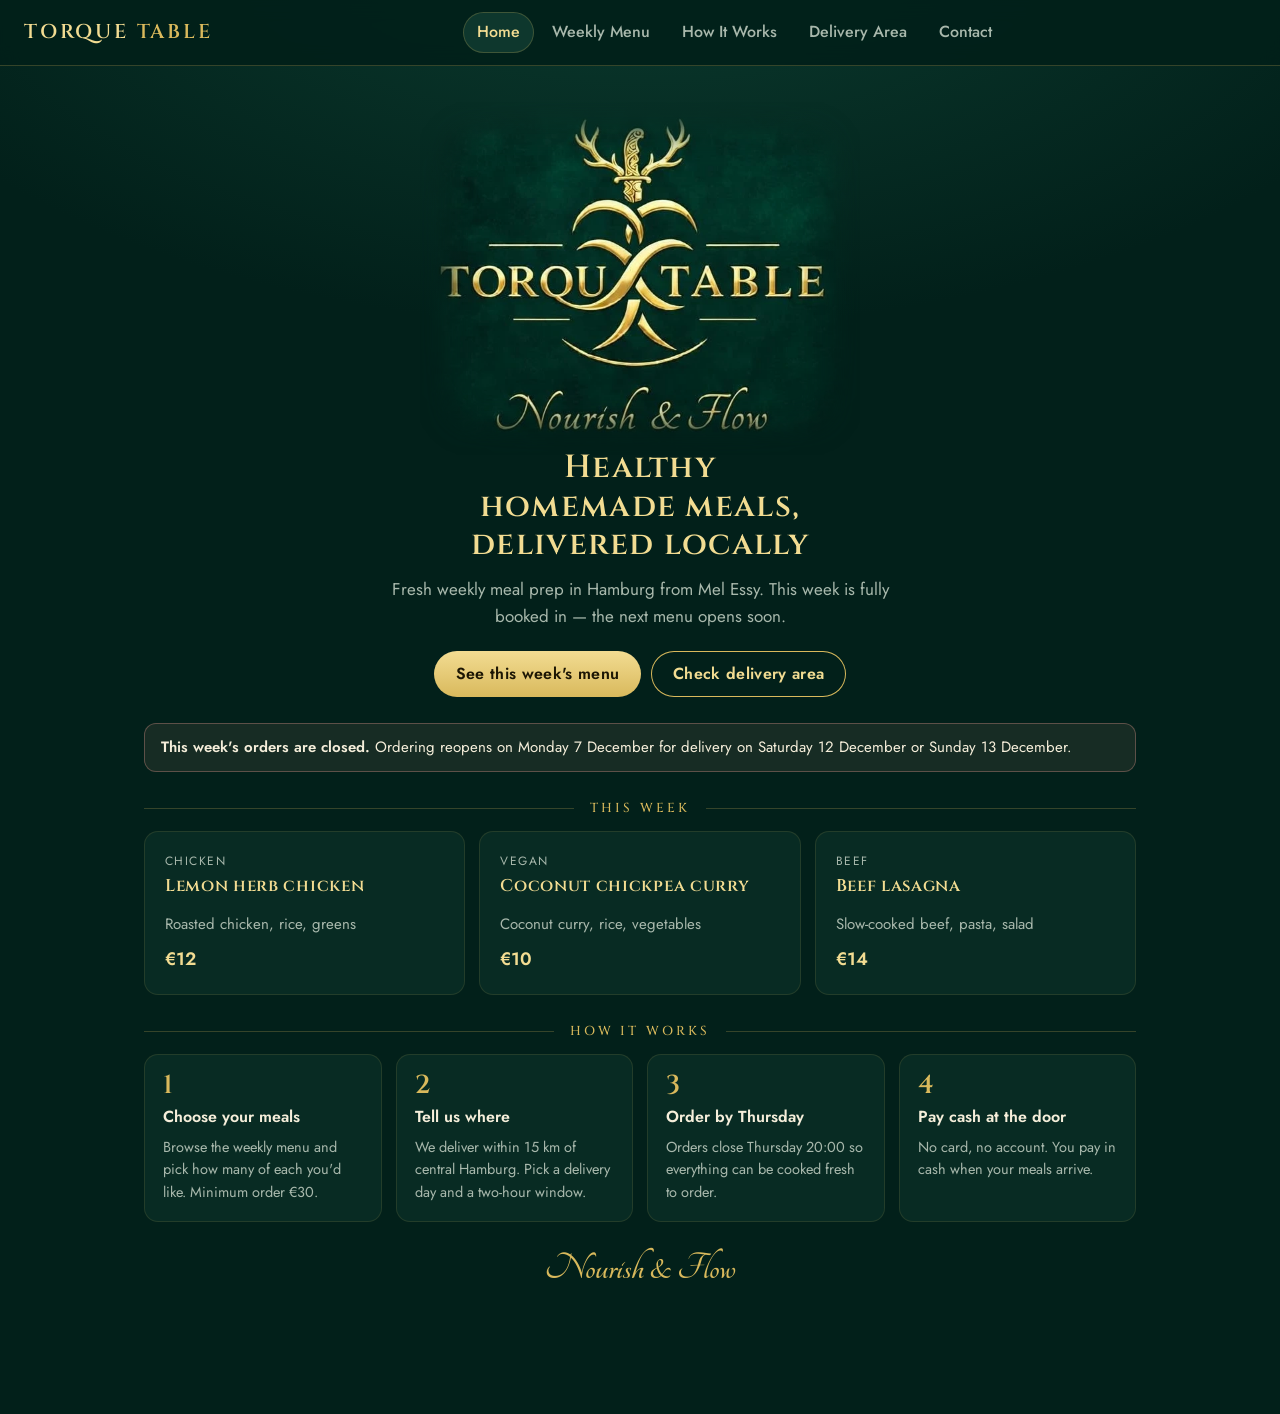
<file: index.html>
<!doctype html>
<html lang="en">
<head>
  <meta charset="utf-8">
  <meta name="viewport" content="width=device-width, initial-scale=1, viewport-fit=cover">
  <meta name="theme-color" content="#02201a">
  <title>Torque Table · Nourish &amp; Flow</title>
  <link rel="manifest" href="manifest.webmanifest">
  <link rel="apple-touch-icon" href="img/icon-180.png">
  <link rel="icon" type="image/png" href="img/icon-192.png">
  <meta name="mobile-web-app-capable" content="yes">
  <meta name="apple-mobile-web-app-capable" content="yes">
  <meta name="apple-mobile-web-app-status-bar-style" content="black-translucent">
  <meta name="apple-mobile-web-app-title" content="Torque Table">
  <link rel="stylesheet" href="css/styles.css?v=4">
</head>
<body>
  <header class="top">
    <a class="wordmark" href="#/" aria-label="Torque Table home">Torque <span>Table</span></a>
    <nav class="nav" id="nav" aria-label="Main"></nav>
    <div class="top-actions" id="actions"></div>
  </header>

  <main id="view" class="view" tabindex="-1"></main>

  <div id="cartbar" class="cartbar" hidden></div>
  <nav class="tabs" id="tabs" aria-label="Main"></nav>

  <div id="scrim" class="scrim" data-act="close-sheet"></div>
  <aside id="sheet" class="sheet" aria-label="Details" inert></aside>
  <div id="toast" class="toast" role="status" aria-live="polite"></div>

  <script src="js/vendor/supabase.js?v=4"></script>
  <script src="js/config.js?v=4"></script>
  <script src="js/data.js?v=4"></script>
  <script src="js/store.js?v=4"></script>
  <script src="js/app.js?v=4"></script>
</body>
</html>
</file>
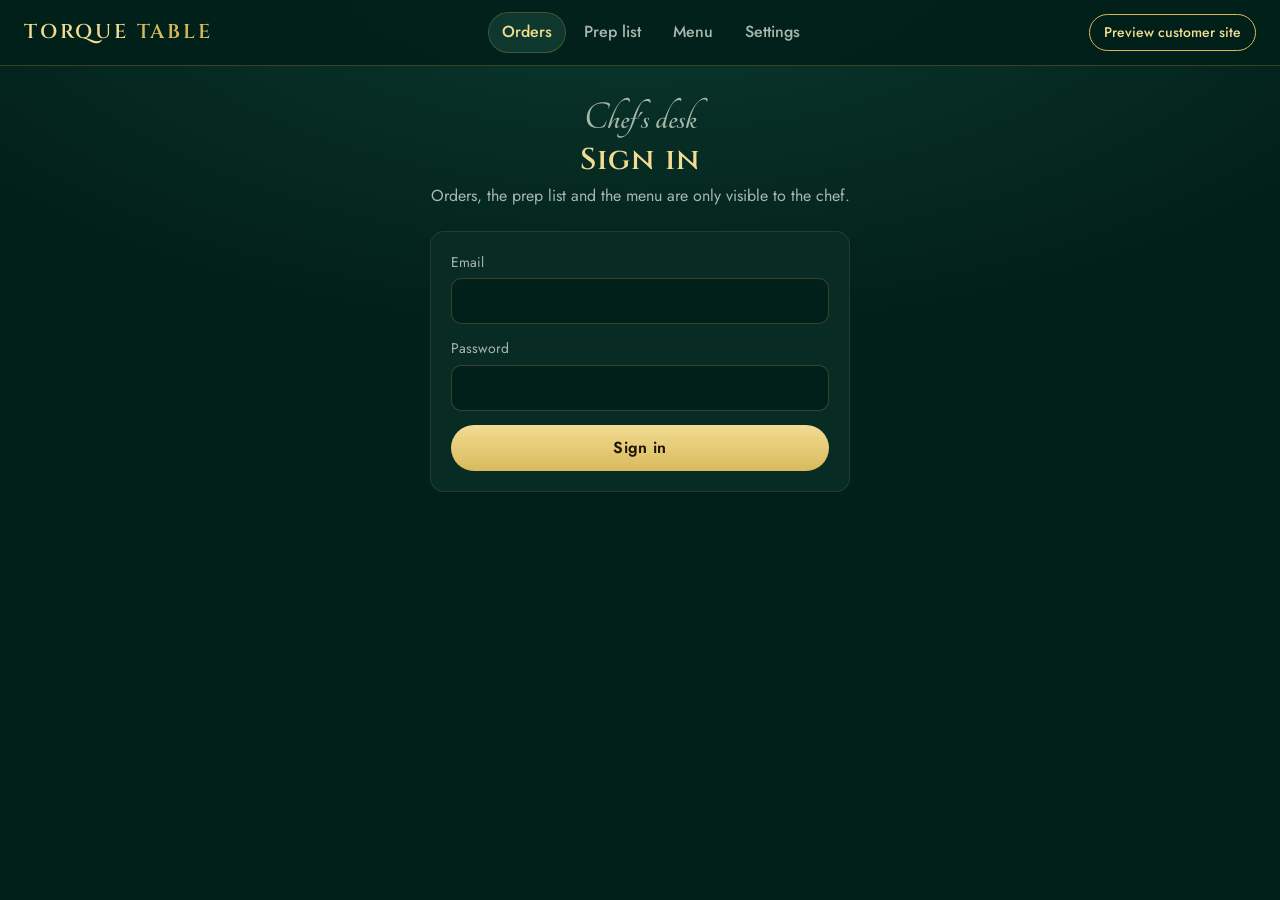
<file: chef.html>
<!doctype html>
<html lang="en">
<head>
  <meta charset="utf-8">
  <meta name="viewport" content="width=device-width, initial-scale=1, viewport-fit=cover">
  <meta name="theme-color" content="#02201a">
  <meta name="robots" content="noindex, nofollow">
  <title>Torque Chef · Torque Table</title>
  <link rel="manifest" href="chef.webmanifest">
  <link rel="apple-touch-icon" href="img/icon-180.png">
  <link rel="icon" type="image/png" href="img/icon-192.png">
  <meta name="mobile-web-app-capable" content="yes">
  <meta name="apple-mobile-web-app-capable" content="yes">
  <meta name="apple-mobile-web-app-status-bar-style" content="black-translucent">
  <meta name="apple-mobile-web-app-title" content="Torque Chef">
  <link rel="stylesheet" href="css/styles.css?v=4">
</head>
<body>
  <header class="top">
    <a class="wordmark" href="#/chef" aria-label="Torque Chef orders">Torque <span>Table</span></a>
    <nav class="nav" id="nav" aria-label="Main"></nav>
    <div class="top-actions" id="actions"></div>
  </header>

  <main id="view" class="view" tabindex="-1"></main>

  <div id="cartbar" class="cartbar" hidden></div>
  <nav class="tabs" id="tabs" aria-label="Main"></nav>

  <div id="scrim" class="scrim" data-act="close-sheet"></div>
  <aside id="sheet" class="sheet" aria-label="Details" inert></aside>
  <div id="toast" class="toast" role="status" aria-live="polite"></div>

  <script>window.TT_CHEF = true;</script>
  <script src="js/vendor/supabase.js?v=4"></script>
  <script src="js/config.js?v=4"></script>
  <script src="js/data.js?v=4"></script>
  <script src="js/store.js?v=4"></script>
  <script src="js/app.js?v=4"></script>
</body>
</html>
</file>
<file: css/styles.css>
/* Torque Table — the logo's deep green and gold, Roman capitals for titles, a script for the tagline. */
@font-face { font-family: "Cinzel"; font-weight: 500; font-display: swap; src: url("../fonts/cinzel-latin-500-normal.woff2") format("woff2"); }
@font-face { font-family: "Cinzel"; font-weight: 600; font-display: swap; src: url("../fonts/cinzel-latin-600-normal.woff2") format("woff2"); }
@font-face { font-family: "Cinzel"; font-weight: 700; font-display: swap; src: url("../fonts/cinzel-latin-700-normal.woff2") format("woff2"); }
@font-face { font-family: "Tangerine"; font-weight: 700; font-display: swap; src: url("../fonts/tangerine-latin-700-normal.woff2") format("woff2"); }
@font-face { font-family: "Jost"; font-weight: 400; font-display: swap; src: url("../fonts/jost-latin-400-normal.woff2") format("woff2"); }
@font-face { font-family: "Jost"; font-weight: 500; font-display: swap; src: url("../fonts/jost-latin-500-normal.woff2") format("woff2"); }
@font-face { font-family: "Jost"; font-weight: 600; font-display: swap; src: url("../fonts/jost-latin-600-normal.woff2") format("woff2"); }

:root {
  --bg: #02201a;
  --surface: #082b23;
  --raised: #0e372d;
  --line: rgb(217 185 92 / .24);
  --line-soft: rgb(217 185 92 / .13);
  --ink: #f5eeda;
  --muted: #a8b8ac;
  --gold: #d9b95c;
  --gold-bright: #f2dc92;
  --gold-ink: #1c1604;
  --danger: #f0a092;
  --ok: #9ad9ae;
  --display: "Cinzel", "Trajan Pro", Georgia, serif;
  --script: "Tangerine", "Snell Roundhand", cursive;
  --body: "Jost", ui-sans-serif, system-ui, -apple-system, "Segoe UI", Roboto, sans-serif;
  --radius: 14px;
  --ease: cubic-bezier(.2, .8, .2, 1);
  --safe-top: var(--safe-area-inset-top, env(safe-area-inset-top, 0px));
  --safe-bottom: var(--safe-area-inset-bottom, env(safe-area-inset-bottom, 0px));
  color-scheme: dark;
}

* { box-sizing: border-box; }
html { -webkit-text-size-adjust: 100%; }
body {
  margin: 0; background: var(--bg); color: var(--ink); font: 16px/1.55 var(--body);
  background-image: radial-gradient(1200px 600px at 50% -10%, rgb(20 84 66 / .55), transparent 70%);
  background-attachment: fixed; -webkit-font-smoothing: antialiased;
}
h1, h2, h3, p, ul, ol, dl, dd { margin: 0; padding: 0; }
ul, ol { list-style: none; }
h1, h2, h3 { font-family: var(--display); font-weight: 600; letter-spacing: .04em; color: var(--gold-bright); text-wrap: balance; }
h1 { font-size: 30px; line-height: 1.2; }
h2 { font-size: 22px; line-height: 1.25; }
h3 { font-size: 17px; line-height: 1.3; }
a { color: inherit; text-decoration: none; }
button, input, select { font: inherit; color: inherit; }
button { background: none; border: 0; padding: 0; cursor: pointer; }
small { font-size: 12px; letter-spacing: .12em; text-transform: uppercase; color: var(--muted); }
:focus-visible { outline: 2px solid var(--gold-bright); outline-offset: 2px; border-radius: 6px; }
.center { text-align: center; }
.grow { flex: 1; }
.num { font-variant-numeric: tabular-nums; white-space: nowrap; }
.fine { font-size: 13.5px; color: var(--muted); }
.script { font: 700 40px/1 var(--script); color: var(--gold); margin: 26px 0 6px; }
.err { color: var(--danger); font-size: 14px; margin-top: 4px; }
.ok { color: var(--ok); font-size: 14px; margin-top: 4px; }
.empty { text-align: center; color: var(--muted); padding: 40px 0 16px; }

/* ---- header ---- */
.top {
  position: sticky; top: 0; z-index: 10; display: flex; align-items: center; gap: 24px;
  padding: calc(12px + var(--safe-top)) 24px 12px; background: rgb(2 32 26 / .92); backdrop-filter: blur(10px);
  border-bottom: 1px solid var(--line);
}
.wordmark { font: 600 20px/1 var(--display); letter-spacing: .14em; text-transform: uppercase; color: var(--gold-bright); white-space: nowrap; }
.wordmark span { color: var(--gold); }
.nav { display: flex; gap: 4px; margin: 0 auto; }
.nav a { padding: 8px 14px; border-radius: 99px; color: var(--muted); font-weight: 500; transition: color .15s, background-color .15s; }
.nav a:hover { color: var(--ink); }
.nav a.on { color: var(--gold-bright); background: var(--raised); box-shadow: inset 0 0 0 1px var(--line); }
.top-actions { display: flex; gap: 8px; }
.pill-link { padding: 7px 14px; border-radius: 99px; border: 1px solid var(--gold); color: var(--gold-bright); font-size: 14px; font-weight: 500; white-space: nowrap; }
.pill-link.ghost { border-color: var(--line); color: var(--muted); }

.view { max-width: 1040px; margin: 0 auto; padding: 32px 24px 120px; outline: 0; }
.page-head { margin-bottom: 22px; }
.page-head p { color: var(--muted); margin-top: 6px; max-width: 62ch; }
.page-head.center p { margin-inline: auto; }
.page-head.row { display: flex; align-items: flex-end; justify-content: space-between; gap: 16px; }
.page-head .script { margin: 0 0 4px; }

/* ---- buttons ---- */
.btn {
  display: inline-flex; align-items: center; justify-content: center; min-height: 46px; padding: 0 22px; border-radius: 99px;
  background: linear-gradient(180deg, var(--gold-bright), var(--gold)); color: var(--gold-ink); font-weight: 600; letter-spacing: .02em;
  transition: transform .15s var(--ease), filter .15s; white-space: nowrap;
}
.btn:hover { filter: brightness(1.06); }
.btn:active { transform: scale(.97); }
.btn.outline { background: none; color: var(--gold-bright); box-shadow: inset 0 0 0 1px var(--gold); }
.btn.small { min-height: 38px; padding: 0 16px; font-size: 14.5px; }
.btn.wide { width: 100%; }
.btn:disabled { opacity: .45; cursor: not-allowed; transform: none; filter: none; }
.link { color: var(--gold-bright); text-decoration: underline; text-underline-offset: 3px; text-decoration-color: var(--line); font-size: 14.5px; }
.link.danger { color: var(--danger); }

/* ---- surfaces ---- */
.card { background: var(--surface); border: 1px solid var(--line-soft); border-radius: var(--radius); padding: 20px; margin-bottom: 14px; }
.card > h3 { margin-bottom: 12px; }
.cards { display: grid; gap: 14px; }
.cards .card { margin: 0; }
.cards.two { grid-template-columns: 1fr 1fr; }
.cards.three { grid-template-columns: repeat(3, 1fr); }
.split { display: grid; grid-template-columns: 1fr 1fr; gap: 14px; align-items: start; }
.split .card { margin: 0; }
.notice { padding: 12px 16px; border-radius: 12px; background: rgb(154 217 174 / .09); border: 1px solid rgb(154 217 174 / .28); margin: 0 0 16px; font-size: 15px; }
.notice.closed { background: rgb(240 160 146 / .09); border-color: rgb(240 160 146 / .32); }
.notice b { color: var(--ink); }
.rule { display: flex; align-items: center; gap: 16px; margin: 30px 0 16px; color: var(--gold); font: 500 13px/1 var(--display); letter-spacing: .24em; text-transform: uppercase; }
.rule::before, .rule::after { content: ""; flex: 1; height: 1px; background: var(--line); }

.status { display: inline-flex; align-items: center; height: 24px; padding: 0 10px; border-radius: 99px; font-size: 12.5px; font-weight: 600; white-space: nowrap; background: var(--raised); color: var(--muted); }
.s-received { background: rgb(217 185 92 / .16); color: var(--gold-bright); }
.s-preparing { background: rgb(240 190 110 / .18); color: #f6cf8d; }
.s-out { background: rgb(140 190 240 / .16); color: #b5d6f5; }
.s-delivered { background: rgb(154 217 174 / .15); color: var(--ok); }
.s-cancelled { background: rgb(240 160 146 / .14); color: var(--danger); }

/* ---- home ---- */
.hero { text-align: center; padding: 4px 0 26px; }
.hero img { width: min(440px, 88%); height: auto; display: block; margin: 0 auto -6px; -webkit-mask-image: radial-gradient(farthest-corner, #000 72%, transparent 96%); mask-image: radial-gradient(farthest-corner, #000 72%, transparent 96%); }
.hero h1 { font-size: 32px; max-width: 20ch; margin: 0 auto; }
.lead { color: var(--muted); font-size: 17px; margin: 12px auto 0; max-width: 54ch; }
.hero-actions { display: flex; flex-wrap: wrap; gap: 10px; justify-content: center; margin-top: 22px; }
.meal-teaser { display: flex; flex-direction: column; gap: 4px; transition: border-color .2s, transform .2s var(--ease); }
.meal-teaser:hover { border-color: var(--line); transform: translateY(-2px); }
.meal-teaser p { color: var(--muted); font-size: 15px; flex: 1; }
.meal-teaser b { color: var(--gold-bright); font-size: 18px; margin-top: 6px; }
.steps { display: grid; grid-template-columns: repeat(4, 1fr); gap: 14px; counter-reset: s; margin-bottom: 14px; }
.steps li { counter-increment: s; background: var(--surface); border: 1px solid var(--line-soft); border-radius: var(--radius); padding: 18px; display: flex; flex-direction: column; gap: 6px; }
.steps li::before { content: counter(s); font: 600 26px/1 var(--display); color: var(--gold); }
.steps b { font-weight: 600; }
.steps span { color: var(--muted); font-size: 14.5px; }

/* ---- menu ---- */
.meal { display: flex; flex-direction: column; gap: 6px; }
.meal.sold { opacity: .62; }
.meal-top { display: flex; justify-content: space-between; align-items: center; min-height: 24px; }
.meal > p { color: var(--muted); }
.meal-foot { display: flex; align-items: center; gap: 14px; margin-top: 10px; min-height: 40px; }
.price { font: 600 22px/1 var(--display); color: var(--gold-bright); }
.stepper { display: inline-flex; align-items: center; gap: 2px; border-radius: 99px; box-shadow: inset 0 0 0 1px var(--gold); }
.stepper button { width: 40px; height: 38px; font-size: 20px; color: var(--gold-bright); border-radius: 99px; }
.stepper button:disabled { opacity: .35; cursor: not-allowed; }
.stepper b { min-width: 24px; text-align: center; font-variant-numeric: tabular-nums; }

/* ---- lists ---- */
.lines li { display: flex; align-items: center; gap: 12px; padding: 12px 0; border-top: 1px solid var(--line-soft); }
.lines li:first-child { border-top: 0; padding-top: 0; }
.lines li > div:first-child { flex: 1; min-width: 0; display: flex; flex-direction: column; }
.lines span { color: var(--muted); font-size: 14px; }
.lines.plain li { padding: 8px 0; }
.total { display: flex; justify-content: space-between; align-items: baseline; padding-top: 14px; margin-top: 4px; border-top: 1px solid var(--line); color: var(--muted); }
.total b { font: 600 24px/1 var(--display); color: var(--gold-bright); }
.total + .notice { margin: 14px 0 0; }
.facts { display: grid; grid-template-columns: 1fr 1fr; gap: 14px 18px; margin-top: 16px; }
.facts .wide { grid-column: 1 / -1; }
.facts dt { font-size: 12px; letter-spacing: .12em; text-transform: uppercase; color: var(--muted); margin-bottom: 2px; }
.feed li { display: flex; flex-direction: column; padding: 9px 0; border-top: 1px solid var(--line-soft); font-size: 15px; }
.feed b { font-weight: 500; }
.feed span { color: var(--muted); font-size: 13.5px; }
.area-list { margin-top: 14px; }
.area-list li { display: flex; justify-content: space-between; padding: 8px 0; border-top: 1px solid var(--line-soft); font-size: 15px; }
.area-list li span:last-child { color: var(--muted); }
.area-list .off { color: var(--muted); }

/* ---- map ---- */
.map-card { padding: 8px; }
.map { display: block; width: 100%; height: auto; }
.map .road { fill: none; stroke: rgb(245 238 218 / .09); stroke-width: 5; stroke-linecap: round; }
.map .ring { fill: rgb(217 185 92 / .08); stroke: var(--gold); stroke-width: 1.4; stroke-dasharray: 5 5; }
.map text { font: 500 12px var(--body); fill: var(--ink); }
.map .in circle { fill: var(--gold-bright); }
.map .out circle { fill: none; stroke: var(--muted); stroke-width: 1.4; }
.map .out text { fill: var(--muted); }
.map .chef-dot { fill: var(--gold); stroke: var(--bg); stroke-width: 3; }
.map .chef-label { font: 600 11px var(--display); letter-spacing: .14em; fill: var(--gold-bright); text-transform: uppercase; }

/* ---- forms ---- */
.form { display: flex; flex-direction: column; gap: 14px; }
.form > h3 { margin-bottom: 0; }
.field { display: flex; flex-direction: column; gap: 5px; min-width: 0; }
.field > span { font-size: 14px; color: var(--muted); }
.field i { font-style: normal; opacity: .7; }
input:not([type="radio"]):not([type="checkbox"]), select {
  width: 100%; height: 46px; padding: 0 14px; border-radius: 10px; background: var(--bg); border: 1px solid var(--line);
  transition: border-color .15s, box-shadow .15s;
}
input::placeholder { color: rgb(168 184 172 / .55); }
input:focus, select:focus { outline: 0; border-color: var(--gold); box-shadow: 0 0 0 3px rgb(217 185 92 / .2); }
.bad input, .bad select { border-color: var(--danger); }
.pair { display: grid; grid-template-columns: 1fr 1fr; gap: 12px; }
.radio { display: flex; gap: 12px; align-items: flex-start; padding: 14px; border-radius: 12px; border: 1px solid var(--line); background: var(--raised); }
.radio input { accent-color: var(--gold); margin-top: 5px; width: 16px; height: 16px; flex: none; }
.radio span { display: flex; flex-direction: column; }
.radio small { text-transform: none; letter-spacing: 0; font-size: 14px; }
.chips { display: flex; flex-wrap: wrap; gap: 8px; margin-bottom: 16px; }
.field .chips { margin: 0; }
.chip { height: 36px; padding: 0 14px; border-radius: 99px; border: 1px solid var(--line); color: var(--muted); font-size: 14.5px; transition: background-color .15s, color .15s; }
.chip.on { background: var(--gold); border-color: var(--gold); color: var(--gold-ink); font-weight: 600; }
.chip:disabled { opacity: .3; cursor: not-allowed; }

/* ---- orders ---- */
.order { display: flex; flex-direction: column; gap: 10px; }
.order-head { display: flex; justify-content: space-between; align-items: flex-start; gap: 12px; }
.order-head h3 { margin-top: 2px; overflow-wrap: anywhere; }
.order-actions { display: flex; align-items: center; flex-wrap: wrap; gap: 14px; }
.order .facts { margin-top: 4px; }
.track { display: grid; grid-template-columns: repeat(4, 1fr); gap: 6px; }
.track li { font-size: 12.5px; color: var(--muted); padding-top: 9px; border-top: 3px solid var(--raised); transition: border-color .4s, color .4s; }
.track li.done { border-color: var(--gold); color: var(--gold-bright); }
.tiles { display: grid; grid-template-columns: repeat(4, 1fr); gap: 12px; margin-bottom: 18px; }
.tile { background: var(--surface); border: 1px solid var(--line-soft); border-radius: var(--radius); padding: 14px 16px; display: flex; flex-direction: column; gap: 6px; }
.tile b { font: 600 28px/1 var(--display); color: var(--gold-bright); }

/* ---- cart bar, tabs, sheet, toast ---- */
.cartbar { position: fixed; left: 0; right: 0; bottom: calc(18px + var(--safe-bottom)); z-index: 12; display: flex; justify-content: center; padding: 0 16px; pointer-events: none; animation: rise .3s var(--ease); }
.cartbar a { pointer-events: auto; display: flex; justify-content: space-between; gap: 28px; width: min(520px, 100%); padding: 14px 22px; border-radius: 99px; background: linear-gradient(180deg, var(--gold-bright), var(--gold)); color: var(--gold-ink); font-weight: 500; box-shadow: 0 10px 30px rgb(0 0 0 / .45); }
.cartbar[hidden] { display: none; }
@keyframes rise { from { transform: translateY(20px); opacity: 0; } }
.tabs { display: none; }
.scrim { position: fixed; inset: 0; z-index: 20; background: rgb(0 0 0 / .55); opacity: 0; pointer-events: none; transition: opacity .25s; }
.scrim.on { opacity: 1; pointer-events: auto; }
.sheet {
  position: fixed; z-index: 21; top: 0; right: 0; bottom: 0; width: min(460px, 100%); background: var(--surface); border-left: 1px solid var(--line);
  transform: translateX(100%); visibility: hidden; transition: transform .3s var(--ease), visibility 0s .3s; overflow-y: auto; overscroll-behavior: contain;
}
.sheet.on { transform: none; visibility: visible; transition: transform .3s var(--ease); }
.sheet-head { position: sticky; top: 0; z-index: 1; display: flex; justify-content: space-between; align-items: flex-start; gap: 12px; padding: calc(20px + var(--safe-top)) 20px 14px 24px; background: var(--surface); border-bottom: 1px solid var(--line-soft); }
.sheet-body { padding: 20px 24px calc(40px + var(--safe-bottom)); display: flex; flex-direction: column; gap: 16px; }
.sheet-body .lead { margin: 0; }
.sheet-body .facts { margin: 0; }
.x { width: 40px; height: 40px; border-radius: 99px; font-size: 26px; line-height: 1; color: var(--muted); flex: none; }
.x:hover { background: var(--raised); color: var(--ink); }
.toast {
  position: fixed; left: 50%; bottom: calc(86px + var(--safe-bottom)); z-index: 30; max-width: calc(100% - 32px); padding: 12px 20px; border-radius: 12px;
  background: var(--ink); color: var(--bg); font-weight: 500; transform: translate(-50%, 20px); opacity: 0; pointer-events: none; transition: transform .25s var(--ease), opacity .25s;
}
.toast.on { transform: translate(-50%, 0); opacity: 1; }

@media (max-width: 860px) {
  .nav { display: none; }
  .top { padding-inline: 16px; justify-content: space-between; gap: 10px; }
  .wordmark { font-size: 16px; letter-spacing: .1em; }
  .pill-link { padding: 6px 11px; font-size: 13px; }
  .view { padding: 22px 16px calc(170px + var(--safe-bottom)); }
  .tabs { position: fixed; left: 0; right: 0; bottom: 0; z-index: 11; display: flex; padding: 6px 6px calc(6px + var(--safe-bottom)); background: rgb(4 36 29 / .97); border-top: 1px solid var(--line); }
  .tabs a { flex: 1; min-width: 0; display: flex; flex-direction: column; align-items: center; gap: 2px; padding: 6px 2px; border-radius: 12px; font-size: 11px; color: var(--muted); text-align: center; }
  .tabs a.on { color: var(--gold-bright); background: var(--raised); }
  .cartbar { bottom: calc(76px + var(--safe-bottom)); }
  .toast { bottom: calc(140px + var(--safe-bottom)); }
  .cards.two, .cards.three, .split, .steps { grid-template-columns: 1fr; }
  .tiles { grid-template-columns: 1fr 1fr; }
  h1 { font-size: 25px; }
  .hero h1 { font-size: 25px; }
  .sheet { top: auto; left: 0; width: 100%; max-height: 90dvh; border-left: 0; border-top: 1px solid var(--line); border-radius: 20px 20px 0 0; transform: translateY(100%); }
  .sheet-head { padding-top: 20px; }
}
@media (max-width: 420px) {
  .pair { grid-template-columns: 1fr; }
  .page-head.row { flex-direction: column; align-items: flex-start; }
  .track li { font-size: 11px; }
}
@media (prefers-reduced-motion: reduce) { * { transition: none !important; animation: none !important; } }
@media print {
  body { background: #fff; color: #000; }
  .top, .tabs, .cartbar, .no-print, .toast { display: none !important; }
  .card { border: 1px solid #999; background: #fff; break-inside: avoid; }
  h1, h2, h3, .total b { color: #000; }
  .fine, .page-head p, small { color: #333; }
  .view { padding: 0; }
}

.login { max-width: 420px; margin: 0 auto; }
</file>
